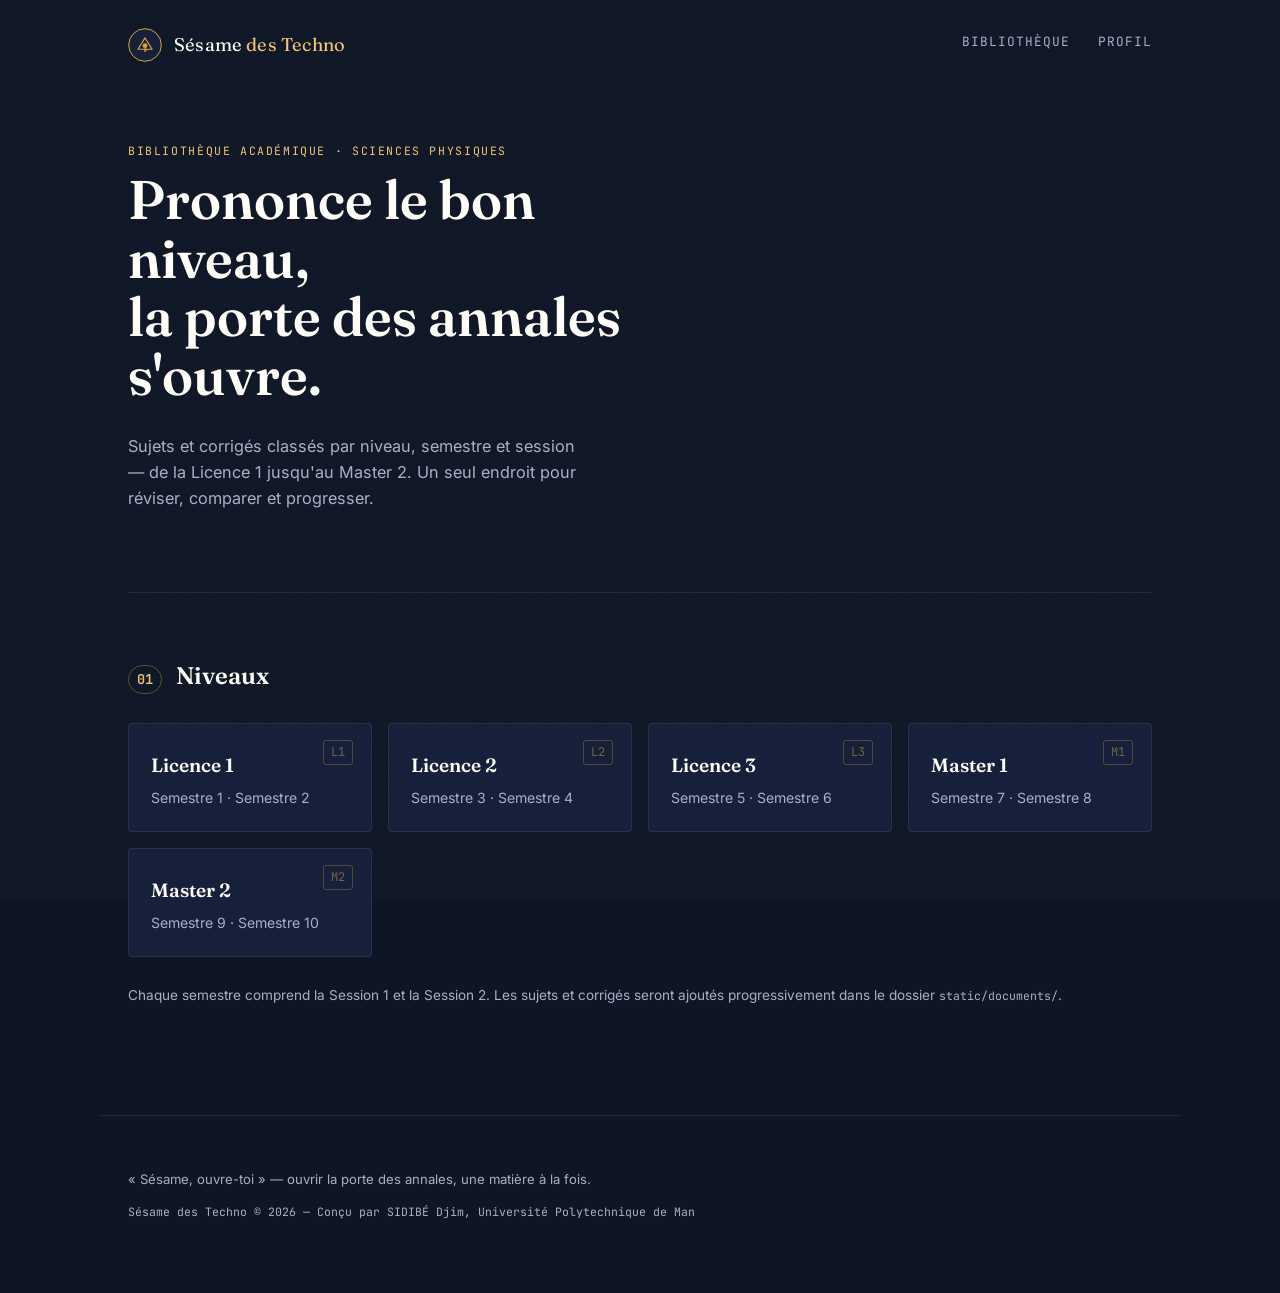
<file: sesame-v2/static/index.html>
<!DOCTYPE html>
<html lang="fr">
<head>
<meta charset="UTF-8">
<meta name="viewport" content="width=device-width, initial-scale=1.0">
<title>Sésame des Techno — Bibliothèque des annales</title>
<meta name="description" content="Sésame des Techno — Bibliothèque des anciens sujets et corrigés en Sciences Physiques, de la Licence 1 au Master 2.">
<link rel="icon" href="image/logo.svg">
<link rel="preconnect" href="https://fonts.googleapis.com">
<link rel="preconnect" href="https://fonts.gstatic.com" crossorigin>
<link href="https://fonts.googleapis.com/css2?family=Fraunces:opsz,wght@9..144,400;9..144,600;9..144,700&family=Inter:wght@400;500;600;700&family=JetBrains+Mono:wght@500&display=swap" rel="stylesheet">
<link rel="stylesheet" href="style.css">
</head>
<body>

<div class="grain"></div>

<header class="site-header">
  <a class="brand" href="index.html">
    <img src="image/logo.svg" alt="" class="brand-mark">
    <span class="brand-text">Sésame <em>des Techno</em></span>
  </a>
  <nav class="site-nav">
    <a href="index.html">Bibliothèque</a>
    <a href="profil.html">Profil</a>
  </nav>
</header>

<main>

<section class="hero">
  <p class="eyebrow">Bibliothèque académique · Sciences Physiques</p>
  <h1>Prononce le bon niveau,<br>la porte des annales s'ouvre.</h1>
  <p class="hero-text">
    Sujets et corrigés classés par niveau, semestre et session — de la Licence 1
    jusqu'au Master 2. Un seul endroit pour réviser, comparer et progresser.
  </p>
</section>

<section id="niveaux" class="niveaux">
  <h2 class="titre-section"><span class="numero">01</span> Niveaux</h2>
  <div class="grille-niveaux">

    <div class="carte-niveau">
      <span class="carte-tampon">L1</span>
      <h3>Licence 1</h3>
      <p>Semestre 1 · Semestre 2</p>
    </div>

    <div class="carte-niveau">
      <span class="carte-tampon">L2</span>
      <h3>Licence 2</h3>
      <p>Semestre 3 · Semestre 4</p>
    </div>

    <div class="carte-niveau">
      <span class="carte-tampon">L3</span>
      <h3>Licence 3</h3>
      <p>Semestre 5 · Semestre 6</p>
    </div>

    <div class="carte-niveau">
      <span class="carte-tampon">M1</span>
      <h3>Master 1</h3>
      <p>Semestre 7 · Semestre 8</p>
    </div>

    <div class="carte-niveau">
      <span class="carte-tampon">M2</span>
      <h3>Master 2</h3>
      <p>Semestre 9 · Semestre 10</p>
    </div>

  </div>
  <p class="etat-vide" style="margin-top:20px;">
    Chaque semestre comprend la Session 1 et la Session 2. Les sujets et
    corrigés seront ajoutés progressivement dans le dossier
    <code>static/documents/</code>.
  </p>
</section>

</main>

<footer class="site-footer">
  <p>« Sésame, ouvre-toi » — ouvrir la porte des annales, une matière à la fois.</p>
  <p class="footer-meta">Sésame des Techno &copy; 2026 — Conçu par SIDIBÉ Djim, Université Polytechnique de Man</p>
</footer>

</body>
</html>
</file>
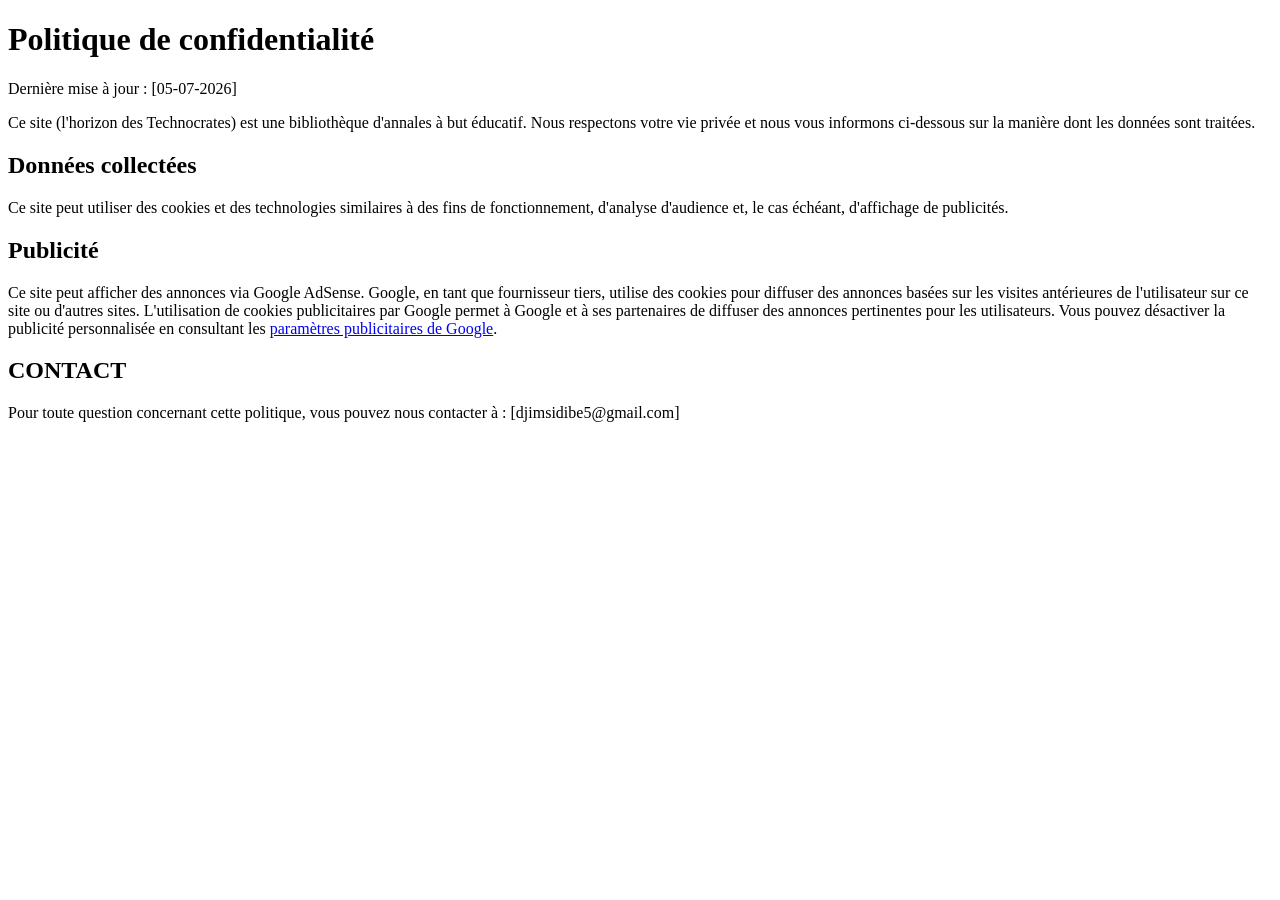
<file: sesame-tech/templates/confidentialite.html>
<!DOCTYPE html>
<html lang="fr">
<head>
  <meta charset="UTF-8">
  <title>Politique de confidentialité — Sésame des Techno</title>
</head>
<body>
  <h1>Politique de confidentialité</h1>
  <p>Dernière mise à jour : [05-07-2026]</p>

  <p>Ce site (l'horizon des Technocrates) est une bibliothèque d'annales à but éducatif. Nous respectons votre vie privée et nous vous informons ci-dessous sur la manière dont les données sont traitées.</p>

  <h2>Données collectées</h2>
  <p>Ce site peut utiliser des cookies et des technologies similaires à des fins de fonctionnement, d'analyse d'audience et, le cas échéant, d'affichage de publicités.</p>

  <h2>Publicité</h2>
  <p>Ce site peut afficher des annonces via Google AdSense. Google, en tant que fournisseur tiers, utilise des cookies pour diffuser des annonces basées sur les visites antérieures de l'utilisateur sur ce site ou d'autres sites. L'utilisation de cookies publicitaires par Google permet à Google et à ses partenaires de diffuser des annonces pertinentes pour les utilisateurs. Vous pouvez désactiver la publicité personnalisée en consultant les <a href="https://adssettings.google.com/">paramètres publicitaires de Google</a>.</p>

  <h2>CONTACT</h2>
  <p>Pour toute question concernant cette politique, vous pouvez nous contacter à : [djimsidibe5@gmail.com]</p>
</body>
</html>
</file>
<file: sesame-v2/static/style.css>
/* =========================================================
   Sésame des Techno — feuille de style
   Palette : nuit profonde + or sésame + parchemin d'annales
   ========================================================= */

:root{
  --nuit:        #0E1626;
  --nuit-2:      #16203A;
  --parchemin:   #F4EFE2;
  --parchemin-2: #EAE2CC;
  --or:          #D9A441;
  --or-clair:    #F0C572;
  --encre:       #1B2436;
  --vert-signal: #4E8B7C;
  --texte-clair: #E9E5D8;
  --texte-att:   #A9B0C4;

  --serif: "Fraunces", Georgia, serif;
  --sans:  "Inter", -apple-system, BlinkMacSystemFont, "Segoe UI", sans-serif;
  --mono:  "JetBrains Mono", monospace;

  --rayon: 4px;
  --ombre: 0 20px 60px -20px rgba(0,0,0,0.5);
}

*{ box-sizing: border-box; }

html{ scroll-behavior: smooth; }

body{
  margin: 0;
  background: var(--nuit);
  color: var(--texte-clair);
  font-family: var(--sans);
  line-height: 1.6;
  -webkit-font-smoothing: antialiased;
}

@media (prefers-reduced-motion: reduce){
  html{ scroll-behavior: auto; }
  *{ animation: none !important; transition: none !important; }
}

/* léger grain pour casser la platitude du fond nuit */
.grain{
  position: fixed; inset: 0; pointer-events: none; z-index: 0;
  opacity: 0.035;
  background-image: url("data:image/svg+xml,%3Csvg xmlns='http://www.w3.org/2000/svg' width='120' height='120'%3E%3Cfilter id='n'%3E%3CfeTurbulence type='fractalNoise' baseFrequency='0.9' numOctaves='2' stitchTiles='stitch'/%3E%3C/filter%3E%3Crect width='100%25' height='100%25' filter='url(%23n)'/%3E%3C/svg%3E");
}

a{ color: inherit; text-decoration: none; }
code{ font-family: var(--mono); font-size: 0.85em; }

h1, h2, h3, h4{
  font-family: var(--serif);
  font-weight: 600;
  margin: 0 0 0.4em;
  color: #FFFDF8;
}

.eyebrow{
  font-family: var(--mono);
  text-transform: uppercase;
  letter-spacing: 0.14em;
  font-size: 0.72rem;
  color: var(--or-clair);
  margin: 0 0 0.9em;
}

main{
  position: relative; z-index: 1;
  max-width: 1080px;
  margin: 0 auto;
  padding: 0 28px 80px;
}

/* ---------- en-tête ---------- */
.site-header{
  position: relative; z-index: 2;
  display: flex; align-items: center; justify-content: space-between;
  max-width: 1080px;
  margin: 0 auto;
  padding: 28px 28px 40px;
}
.brand{ display: flex; align-items: center; gap: 12px; }
.brand-mark{ width: 34px; height: 34px; }
.brand-text{
  font-family: var(--serif);
  font-size: 1.15rem;
  color: #FFFDF8;
  letter-spacing: 0.01em;
}
.brand-text em{ color: var(--or-clair); font-style: normal; }

.site-nav{ display: flex; gap: 28px; }
.site-nav a{
  font-family: var(--mono);
  font-size: 0.8rem;
  text-transform: uppercase;
  letter-spacing: 0.08em;
  color: var(--texte-att);
  border-bottom: 1px solid transparent;
  padding-bottom: 4px;
  transition: color .2s, border-color .2s;
}
.site-nav a:hover{ color: var(--or-clair); border-color: var(--or-clair); }

/* ---------- fil d'ariane ---------- */
.fil-ariane{
  font-family: var(--mono);
  font-size: 0.78rem;
  color: var(--texte-att);
  margin: 8px 0 32px;
}
.fil-ariane a{ color: var(--texte-att); }
.fil-ariane a:hover{ color: var(--or-clair); }
.fil-ariane span{ margin: 0 6px; }

/* ---------- hero ---------- */
.hero{
  padding: 40px 0 64px;
  border-bottom: 1px solid rgba(255,255,255,0.08);
}
.hero h1{
  font-size: clamp(2.1rem, 5vw, 3.4rem);
  line-height: 1.08;
  max-width: 14ch;
  margin-bottom: 0.5em;
}
.hero-text{
  max-width: 46ch;
  color: var(--texte-att);
  font-size: 1.02rem;
}

.bouton{
  display: inline-block;
  font-family: var(--mono);
  font-size: 0.82rem;
  text-transform: uppercase;
  letter-spacing: 0.06em;
  padding: 13px 22px;
  border-radius: var(--rayon);
  margin-top: 20px;
  transition: transform .18s ease, box-shadow .18s ease;
}
.bouton-or{
  background: var(--or);
  color: var(--nuit);
  font-weight: 600;
}
.bouton-or:hover{ transform: translateY(-2px); box-shadow: 0 10px 24px -8px rgba(217,164,65,0.55); }
.bouton-fin{
  background: transparent;
  color: var(--or-clair);
  border: 1px solid rgba(217,164,65,0.45);
  padding: 9px 16px;
  margin-top: 0;
}
.bouton-fin:hover{ background: rgba(217,164,65,0.1); }

/* ---------- sections titrées ---------- */
.titre-section{
  display: flex; align-items: baseline; gap: 14px;
  font-size: 1.5rem;
  margin: 64px 0 28px;
}
.numero{
  font-family: var(--mono);
  font-size: 0.85rem;
  color: var(--or-clair);
  border: 1px solid rgba(217,164,65,0.4);
  padding: 3px 8px;
  border-radius: 999px;
}

/* ---------- grille des niveaux (accueil) ---------- */
.grille-niveaux{
  display: grid;
  grid-template-columns: repeat(auto-fit, minmax(230px, 1fr));
  gap: 16px;
}
.carte-niveau{
  position: relative;
  background: var(--nuit-2);
  border: 1px solid rgba(255,255,255,0.08);
  border-radius: var(--rayon);
  padding: 26px 22px 22px;
  overflow: hidden;
  transition: border-color .2s ease, transform .2s ease;
}
.carte-niveau:hover{ border-color: rgba(217,164,65,0.5); transform: translateY(-3px); }
.carte-niveau h3{ font-size: 1.2rem; margin-bottom: 6px; }
.carte-niveau p{ color: var(--texte-att); font-size: 0.88rem; margin: 0; }
.carte-tampon{
  position: absolute; top: 16px; right: 18px;
  font-family: var(--mono);
  font-size: 0.75rem;
  color: rgba(217,164,65,0.5);
  border: 1px solid rgba(217,164,65,0.3);
  padding: 2px 7px;
  border-radius: 3px;
}
.carte-fleche{
  display: inline-block;
  margin-top: 14px;
  color: var(--or-clair);
  font-family: var(--mono);
}

/* ---------- mode d'emploi ---------- */
.grille-etapes{
  display: grid;
  grid-template-columns: repeat(auto-fit, minmax(200px, 1fr));
  gap: 20px;
}
.etape{
  border-left: 2px solid rgba(217,164,65,0.4);
  padding-left: 16px;
}
.etape-num{
  font-family: var(--serif);
  font-size: 1.6rem;
  color: var(--or-clair);
}
.etape h4{ margin: 6px 0 4px; font-size: 1rem; }
.etape p{ color: var(--texte-att); font-size: 0.9rem; margin: 0; }

/* ---------- page niveau ---------- */
.entete-niveau{ padding: 8px 0 20px; }
.entete-niveau h1{ font-size: clamp(1.8rem, 4vw, 2.6rem); }
.accent-physique{ color: var(--texte-att); font-family: var(--sans); font-weight: 400; font-size: 0.55em; }

.bloc-semestre{ margin-top: 48px; }
.titre-semestre{
  font-size: 1.15rem;
  padding-bottom: 12px;
  border-bottom: 1px solid rgba(255,255,255,0.1);
}
.grille-sessions{
  display: grid;
  grid-template-columns: repeat(auto-fit, minmax(260px, 1fr));
  gap: 20px;
  margin-top: 18px;
}
.bloc-session{
  background: var(--nuit-2);
  border: 1px solid rgba(255,255,255,0.07);
  border-radius: var(--rayon);
  padding: 18px 18px 8px;
}
.titre-session{
  font-family: var(--mono);
  text-transform: uppercase;
  letter-spacing: 0.06em;
  font-size: 0.8rem;
  color: var(--or-clair);
  margin-bottom: 10px;
}
.liste-matieres{ list-style: none; margin: 0; padding: 0; }
.liste-matieres li{ border-top: 1px solid rgba(255,255,255,0.06); }
.liste-matieres li:first-child{ border-top: none; }
.liste-matieres a{
  display: flex; align-items: center; justify-content: space-between;
  padding: 11px 2px;
  font-size: 0.92rem;
  transition: color .15s;
}
.liste-matieres a:hover{ color: var(--or-clair); }
.matiere-nb{ font-family: var(--mono); font-size: 0.72rem; color: var(--texte-att); }

.etat-vide{ color: var(--texte-att); font-size: 0.85rem; padding: 8px 0 14px; }

/* ---------- page matière ---------- */
.entete-matiere{ padding: 8px 0 24px; }
.liste-fichiers{ list-style: none; margin: 0; padding: 0; }
.fichier{
  display: flex; align-items: center; gap: 16px;
  background: var(--nuit-2);
  border: 1px solid rgba(255,255,255,0.07);
  border-radius: var(--rayon);
  padding: 14px 18px;
  margin-bottom: 10px;
}
.fichier-tampon{
  font-family: var(--mono);
  font-size: 0.7rem;
  text-transform: uppercase;
  letter-spacing: 0.06em;
  padding: 4px 9px;
  border-radius: 3px;
  white-space: nowrap;
}
.fichier-tampon--sujet{ background: rgba(217,164,65,0.14); color: var(--or-clair); border: 1px solid rgba(217,164,65,0.4); }
.fichier-tampon--corrige{ background: rgba(78,139,124,0.16); color: #8FCBB9; border: 1px solid rgba(78,139,124,0.45); }
.fichier-nom{ flex: 1; font-size: 0.92rem; word-break: break-word; }

.etat-vide-grand{
  background: var(--nuit-2);
  border: 1px dashed rgba(255,255,255,0.15);
  border-radius: var(--rayon);
  padding: 34px 26px;
  text-align: center;
  color: var(--texte-att);
}
.etat-vide-detail{ font-size: 0.85rem; margin-top: 10px; }
.etat-vide-detail code{ color: var(--or-clair); }

/* ---------- profil ---------- */
.profil{
  display: grid;
  grid-template-columns: 220px 1fr;
  gap: 44px;
  padding-top: 12px;
}
.profil-photo{
  position: relative;
  width: 100%; aspect-ratio: 1;
  border-radius: var(--rayon);
  overflow: hidden;
  background: var(--nuit-2);
  border: 1px solid rgba(217,164,65,0.3);
}
.profil-photo img{ width: 100%; height: 100%; object-fit: cover; display: block; }
.profil-photo-vide-texte{
  display: none;
  position: absolute; inset: 0;
  align-items: center; justify-content: center;
  text-align: center; padding: 16px;
  font-family: var(--mono);
  font-size: 0.72rem;
  color: var(--texte-att);
}
.profil-photo--vide .profil-photo-vide-texte{ display: flex; }

.profil-tagline{ color: var(--texte-att); margin: -6px 0 24px; }
.profil-bio p{ max-width: 62ch; color: var(--texte-clair); }

.profil-grille-infos{
  display: grid;
  grid-template-columns: repeat(auto-fit, minmax(220px, 1fr));
  gap: 14px;
  margin-top: 26px;
}
.info-bloc{
  background: var(--nuit-2);
  border: 1px solid rgba(255,255,255,0.07);
  border-radius: var(--rayon);
  padding: 14px 16px;
}
.info-label{
  display: block;
  font-family: var(--mono);
  font-size: 0.68rem;
  text-transform: uppercase;
  letter-spacing: 0.08em;
  color: var(--or-clair);
  margin-bottom: 6px;
}
.info-valeur{ font-size: 0.9rem; }

@media (max-width: 640px){
  .profil{ grid-template-columns: 1fr; }
  .profil-photo{ max-width: 200px; }
}

/* ---------- 404 ---------- */
.page-404{ padding: 60px 0; text-align: center; }
.page-404 h1{ font-size: 1.8rem; max-width: 20ch; margin: 0 auto 12px; }

/* ---------- pied de page ---------- */
.site-footer{
  position: relative; z-index: 1;
  max-width: 1080px;
  margin: 0 auto;
  padding: 40px 28px 60px;
  border-top: 1px solid rgba(255,255,255,0.08);
  color: var(--texte-att);
  font-size: 0.82rem;
}
.footer-meta{ margin-top: 6px; font-family: var(--mono); font-size: 0.72rem; }
</file>
